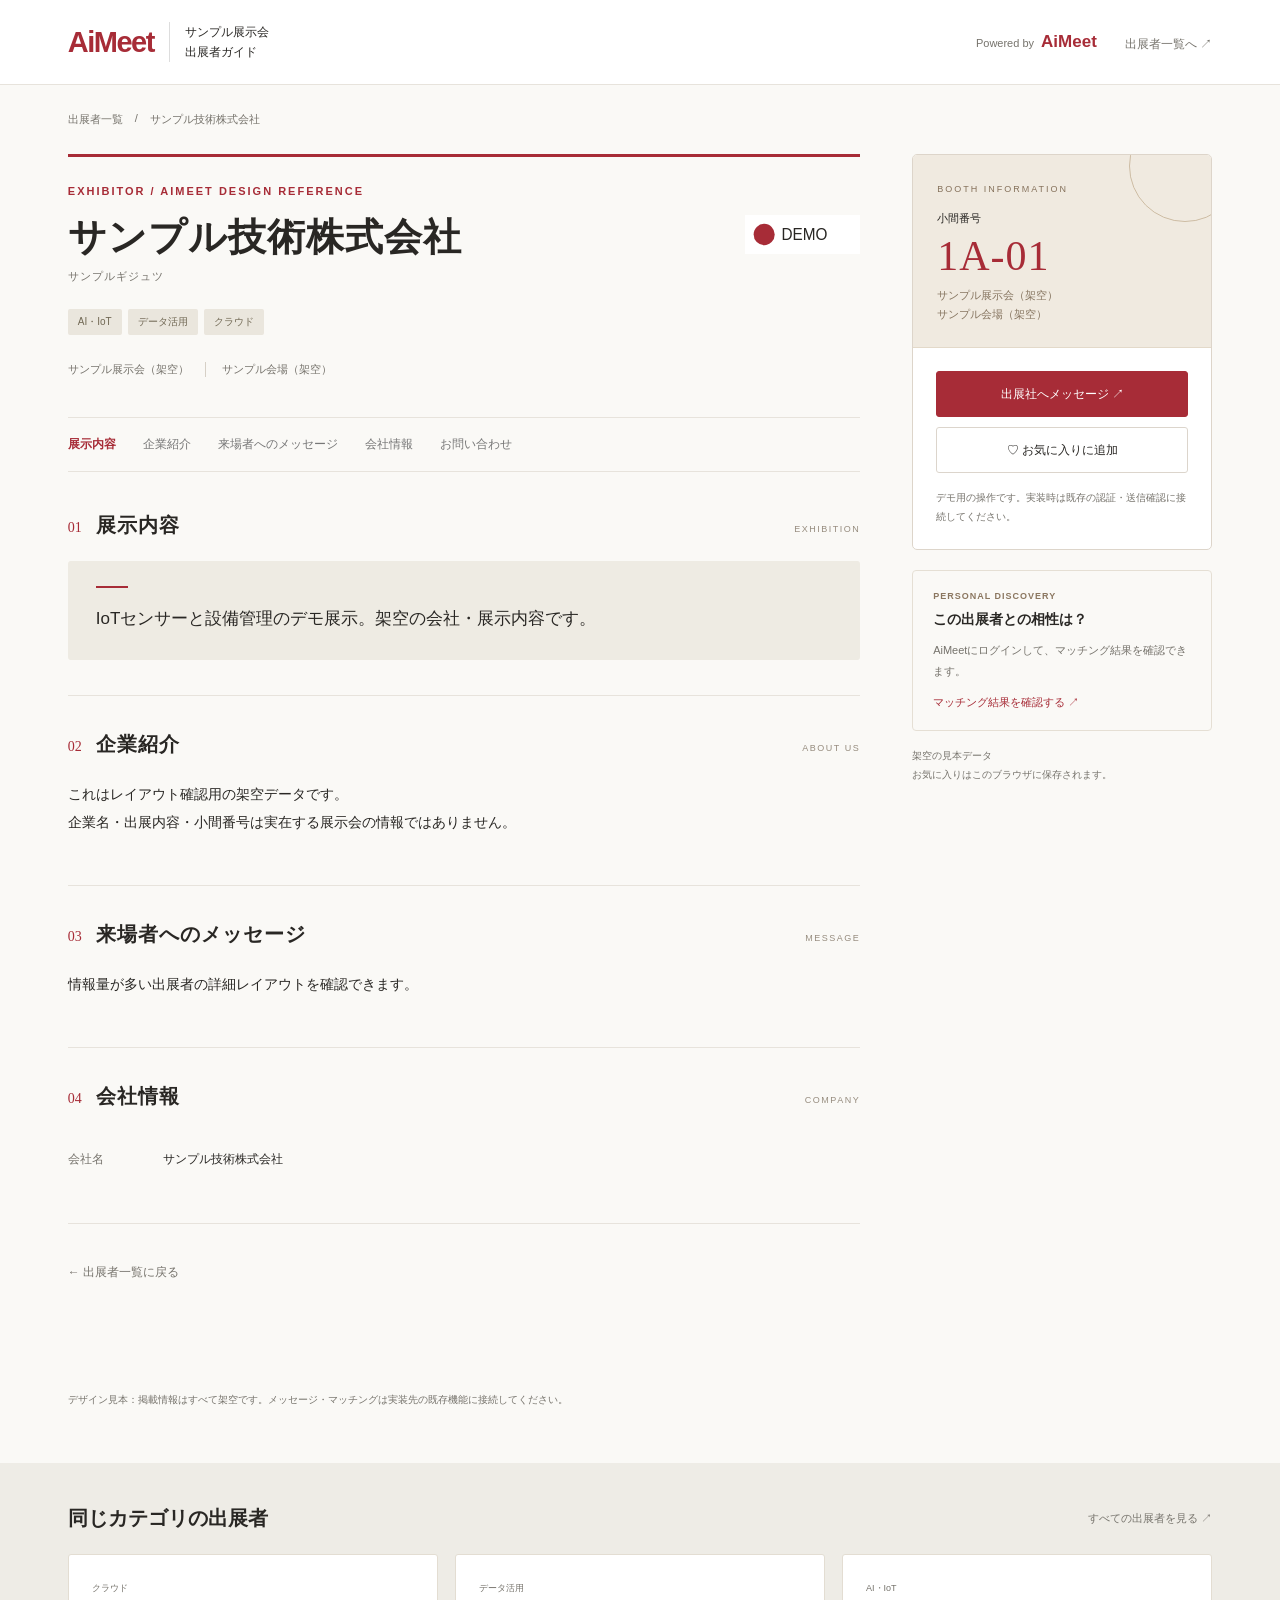
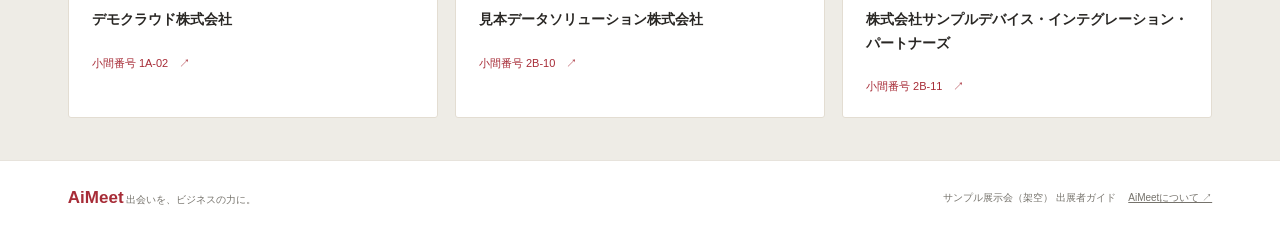
<file: skills/aimeet-ui-design/assets/reference/exhibitor.html>
<!doctype html><html lang="ja"><head><meta charset="utf-8"><meta name="viewport" content="width=device-width,initial-scale=1"><meta name="theme-color" content="#a72c37"><title>出展者詳細 | サンプル展示会（架空）</title><link rel="stylesheet" href="./guide.css"><style>
html{scroll-behavior:smooth;scroll-padding-top:90px}.crumb{padding:27px 0;color:var(--muted);font-size:11px;display:flex;gap:12px}.crumb a{text-decoration:none}.detail-layout{display:grid;grid-template-columns:minmax(0,1fr) 300px;gap:52px;align-items:start;margin-bottom:70px}.company-hero{padding:28px 0 40px;border-top:3px solid var(--red)}.intro-top{display:flex;justify-content:space-between;gap:22px;align-items:center}.company-hero h1{font-size:38px;line-height:1.5;letter-spacing:1px;margin:12px 0 3px;overflow-wrap:anywhere}.kana{font-size:11px;color:var(--muted);letter-spacing:1px}.hero-logo{width:115px;height:86px;object-fit:contain;flex-shrink:0}.hero-tags{margin-top:25px;display:flex;gap:6px;flex-wrap:wrap}.hero-tags span{background:#eae6dd;color:#716854;padding:6px 10px;font-size:10px;border-radius:2px}.lead{font-size:20px;line-height:1.9;font-weight:500;margin:25px 0 0;max-width:640px;overflow-wrap:anywhere}.mini-info{display:flex;align-items:center;gap:16px;color:var(--muted);font-size:11px;margin-top:27px}.mini-info span+span{border-left:1px solid #d6d0c6;padding-left:16px}.section-nav{display:flex;gap:27px;border-top:1px solid var(--line);border-bottom:1px solid var(--line);padding:18px 0;margin-bottom:40px;overflow:auto;white-space:nowrap}.section-nav a{font-size:12px;text-decoration:none;color:#777}.section-nav a:first-child{color:var(--red);font-weight:700}.editorial-section{padding-bottom:35px;margin-bottom:35px;border-bottom:1px solid var(--line);scroll-margin-top:30px}.section-title{display:flex;align-items:baseline;gap:14px;margin-bottom:22px}.section-title span{color:var(--red);font-family:Georgia,serif;font-size:14px}.section-title h2{margin:0;font-size:20px;letter-spacing:1px}.section-title small{font-size:9px;color:#968c7e;letter-spacing:1.5px;margin-left:auto}.editorial-section p{line-height:2;font-size:14px;white-space:pre-wrap;overflow-wrap:anywhere}.exhibit-copy{background:#eeebe3;padding:25px 28px;border-radius:3px;position:relative}.exhibit-copy:before{content:"";display:block;width:32px;border-top:2px solid var(--red);margin-bottom:15px}.exhibit-copy p{margin:0;font-size:17px;font-weight:500;line-height:1.9}.quiet-link{font-size:12px;color:var(--red);text-decoration:none}.company-table{width:100%;border-collapse:collapse}.company-table th,.company-table td{padding:17px 0;border-bottom:1px solid var(--line);text-align:left;vertical-align:top;font-size:12px;line-height:1.8}.company-table th{width:95px;color:var(--muted);font-weight:400}.company-table td{overflow-wrap:anywhere}.company-table tr:last-child>*{border:0}.company-table a{text-decoration:none}.sidebar-detail{position:sticky;top:25px}.visit-card{background:white;border:1px solid #ddd5ca;border-radius:5px;overflow:hidden}.visit-top{padding:24px;background:#f0eae0;border-bottom:1px solid #e3d9c9;position:relative;overflow:hidden}.visit-top:after{content:"";width:110px;height:110px;border:1px solid #cdbca3;border-radius:50%;position:absolute;right:-30px;top:-45px}.visit-top small{font-size:9px;letter-spacing:2px;color:#85715b}.visit-top .booth-label{font-size:11px;margin-top:16px}.booth-number{font-size:42px;letter-spacing:1px;color:var(--red);font-family:Georgia,serif;margin:6px 0}.visit-top p{font-size:11px;line-height:1.7;margin:0;color:#867560}.visit-actions{padding:23px}.action{border:1px solid #dcd5cc;border-radius:3px;background:#fff;text-decoration:none;display:block;text-align:center;width:100%;padding:13px;font-size:12px;color:var(--ink);margin-bottom:10px;line-height:1.5}.action.primary{background:var(--red);border-color:var(--red);color:white}.action.favorited{background:#f8efed;color:var(--red);border-color:#d9b1ab}.visit-actions small{display:block;font-size:10px;color:var(--muted);line-height:1.9;margin-top:15px}.match-card{margin-top:20px;border:1px solid #e5dfd4;border-radius:4px;padding:20px}.match-card .eyebrow{font-size:9px;letter-spacing:1px;color:#8b7760}.match-card h3{font-size:14px;margin:10px 0}.match-card p{font-size:11px;color:var(--muted);line-height:1.9}.match-card a{font-size:11px;color:var(--red);text-decoration:none}.note{font-size:10px;color:var(--muted);line-height:1.9;margin-top:15px}.related{background:#eeece6;padding:42px 5.3%;margin-top:20px}.related-inner{max-width:1288px;margin:auto}.related-top{display:flex;justify-content:space-between;align-items:center;margin-bottom:22px}.related-top h2{font-size:20px;margin:0}.related-top a{font-size:11px;color:var(--muted);text-decoration:none}.related-grid{display:grid;grid-template-columns:repeat(3,minmax(0,1fr));gap:17px}.related-card{padding:23px;background:#fff;border:1px solid #e3ddd2;border-radius:3px;text-decoration:none;transition:border-color .2s}.related-card:hover{border-color:var(--red)}.related-card small{font-size:9px;color:var(--muted)}.related-card h3{font-size:14px;margin:13px 0 22px;line-height:1.7}.related-card span{font-size:11px;color:var(--red)}.backlink{display:inline-block;font-size:12px;color:var(--muted);text-decoration:none;margin-top:5px}.mobile-action{display:none}.empty-detail{padding:70px 0;line-height:2}.footer{margin-bottom:0}@media(max-width:1000px){.detail-layout{grid-template-columns:minmax(0,1fr) 260px;gap:30px}.company-hero h1{font-size:30px}.lead{font-size:18px}.intro-top{gap:10px}.hero-logo{width:80px}}@media(max-width:720px){.detail-layout{display:flex;flex-direction:column;gap:0;margin-bottom:30px}.detail-main,.sidebar-detail{width:100%}.sidebar-detail{position:static;display:grid;grid-template-columns:1fr;gap:16px}.company-hero{padding:22px 0 26px}.company-hero h1{font-size:27px}.lead{font-size:17px;line-height:1.8;margin-top:20px}.company-hero .eyebrow{font-size:9px}.hero-tags{margin-top:20px}.mini-info{gap:10px;font-size:9px}.mini-info span+span{padding-left:10px}.section-nav{gap:22px;margin-bottom:28px;padding:15px 0}.section-nav a{font-size:11px}.section-title h2{font-size:18px}.section-title small{font-size:8px}.editorial-section{margin-bottom:27px;padding-bottom:27px}.exhibit-copy{padding:20px}.exhibit-copy p{font-size:15px}.visit-top{padding:22px}.booth-number{font-size:38px}.visit-top .booth-label{margin-top:12px}.visit-actions{padding:20px}.match-card{margin-top:0}.related{padding:30px 20px}.related-grid{grid-template-columns:1fr}.related-card{padding:19px}.related-card h3{margin:8px 0 13px}.related-top h2{font-size:17px}.mobile-action{position:fixed;bottom:0;left:0;right:0;display:flex;align-items:center;justify-content:space-between;padding:10px 20px calc(10px + env(safe-area-inset-bottom));background:#fffffff5;border-top:1px solid #e5dfd4;z-index:10;backdrop-filter:blur(10px);gap:12px}.mobile-action span{font-size:10px;white-space:nowrap}.mobile-action b{font-size:18px;display:block;color:var(--red);margin-top:2px}.mobile-action a{padding:11px 25px;background:var(--red);color:white;border-radius:3px;font-size:11px;text-decoration:none}.footer{padding-bottom:90px}.crumb{font-size:10px;padding:22px 0}.related-top a{font-size:10px}.company-table th{width:72px}.hero-logo{width:65px}.hero-tags span{font-size:9px}.note{margin-top:0}}
</style></head><body><header><a class="brand" href="./"><b>AiMeet</b><span>サンプル展示会<br>出展者ガイド</span></a><div class="header-right"><span class="powered">Powered by <b>AiMeet</b></span><a class="backlink" href="./">出展者一覧へ ↗</a></div></header><main class="wrap" id="page"><p class="empty-detail">出展者情報を読み込んでいます…</p></main><section class="wrap" id="integration" style="padding-top:24px;padding-bottom:24px"><p class="note">デザイン見本：掲載情報はすべて架空です。メッセージ・マッチングは実装先の既存機能に接続してください。</p></section><div id="related"></div><footer class="footer"><div><b>AiMeet</b> <span>出会いを、ビジネスの力に。</span></div><div>サンプル展示会（架空） 出展者ガイド<a href="https://aimeet.jp" target="_blank" rel="noopener">AiMeetについて ↗</a></div></footer><div id="mobile"></div>
<script>
const $=id=>document.getElementById(id),esc=s=>String(s??'').replace(/[&<>"']/g,c=>({'&':'&amp;','<':'&lt;','>':'&gt;','"':'&quot;',"'":'&#39;'}[c]));const safe=s=>{if(typeof s!=='string'||!s.trim())return '';try{const u=new URL(s,location.href);return /^https?:$/.test(u.protocol)?u.href:''}catch{return ''}};let saved=new Set();try{saved=new Set(JSON.parse(localStorage.getItem('aimeet-ui-reference-favorites')||'[]'))}catch{};let selected;
function setFavorite(){const on=saved.has(selected.id);document.querySelectorAll('[data-favorite]').forEach(b=>{b.textContent=on?'♥ お気に入り登録済み':'♡ お気に入りに追加';b.classList.toggle('favorited',on);b.setAttribute('aria-pressed',String(on))})}
fetch('./exhibitors.json').then(r=>{if(!r.ok)throw Error();return r.json()}).then(data=>{const slug=new URLSearchParams(location.search).get('slug')||'demo-01';const i=data.find(i=>i.slug===slug||i.id===slug);if(!i){$('page').innerHTML='<div class="empty-detail">出展者が見つかりませんでした。<br><a href="./">出展者一覧に戻る</a></div>';return}selected=i;document.title=i.companyName+' | サンプル展示会（架空） 出展者ガイド';const portal='#integration',message='#integration';const cs=i.categories?.length?i.categories:(i.category?[i.category]:[]);const web=safe(i.websiteUrl),logo=safe(i.logoUrl);let sectionNumber=0;const section=(id,title,en,body)=>`<section class="editorial-section" id="${id}"><div class="section-title"><span>${String(++sectionNumber).padStart(2,'0')}</span><h2>${title}</h2><small>${en}</small></div>${body}</section>`;const row=(a,b)=>b?`<tr><th scope="row">${a}</th><td>${b}</td></tr>`:'';const intro=i.exhibitionContent||i.visitorAppeal||'';const table=row('会社名',esc(i.companyName))+row('所在地',esc((i.postalCode?'〒'+i.postalCode+'\n':'')+[i.prefecture,i.city,i.addressLine].filter(Boolean).join('')))+row('電話番号',i.contactPhone?`<a href="tel:${esc(i.contactPhone.replace(/[^+\d-]/g,''))}">${esc(i.contactPhone)}</a>`:'')+row('Webサイト',web?`<a class="quiet-link" href="${esc(web)}" target="_blank" rel="noopener">${esc(new URL(web).hostname)} ↗</a>`:'')+row('共同出展',esc(i.parentCompanyName));
$('page').innerHTML=`<nav class="crumb" aria-label="パンくず"><a href="./">出展者一覧</a><span>/</span><span>${esc(i.companyName)}</span></nav><div class="detail-layout"><div class="detail-main"><section class="company-hero"><div class="intro-top"><div><div class="eyebrow">EXHIBITOR / AIMEET DESIGN REFERENCE</div><h1>${esc(i.companyName)}</h1><div class="kana">${esc(i.companyNameKana)}</div></div>${logo?`<img class="hero-logo" src="${esc(logo)}" alt="${esc(i.companyName)}のロゴ">`:''}</div><div class="hero-tags">${cs.map(c=>`<span>${esc(c)}</span>`).join('')}</div><div class="mini-info"><span>サンプル展示会（架空）</span><span>サンプル会場（架空）</span></div></section><nav class="section-nav" aria-label="ページ内ナビゲーション">${i.exhibitionContent?'<a href="#exhibition">展示内容</a>':''}${i.companyDescription?'<a href="#about">企業紹介</a>':''}${i.visitorAppeal?'<a href="#message">来場者へのメッセージ</a>':''}<a href="#company">会社情報</a><a href="#visit">お問い合わせ</a></nav>${i.exhibitionContent?section('exhibition','展示内容','EXHIBITION',`<div class="exhibit-copy"><p>${esc(i.exhibitionContent)}</p></div>`):''}${i.companyDescription?section('about','企業紹介','ABOUT US',`<p>${esc(i.companyDescription)}</p>`):''}${i.visitorAppeal?section('message','来場者へのメッセージ','MESSAGE',`<p>${esc(i.visitorAppeal)}</p>`):''}${section('company','会社情報','COMPANY',`<table class="company-table"><tbody>${table}</tbody></table>`)}<a class="backlink" href="./">← 出展者一覧に戻る</a></div><aside class="sidebar-detail"><div class="visit-card" id="visit"><div class="visit-top"><small>BOOTH INFORMATION</small><div class="booth-label">小間番号</div><div class="booth-number">${esc(i.boothNumber||'未登録')}</div><p>サンプル展示会（架空）<br>サンプル会場（架空）</p></div><div class="visit-actions"><a class="action primary" href="${esc(message)}">出展社へメッセージ ↗</a><button class="action" data-favorite></button>${web?`<a class="action" href="${esc(web)}" target="_blank" rel="noopener">公式サイトを見る ↗</a>`:''}<small>デモ用の操作です。実装時は既存の認証・送信確認に接続してください。</small></div></div><div class="match-card"><div class="eyebrow">PERSONAL DISCOVERY</div><h3>この出展者との相性は？</h3><p>AiMeetにログインして、マッチング結果を確認できます。</p><a href="#integration">マッチング結果を確認する ↗</a></div><p class="note">架空の見本データ<br>お気に入りはこのブラウザに保存されます。</p></aside></div>`;
const others=data.filter(j=>j.id!==i.id&&(j.categories||[j.category]).some(c=>cs.includes(c))).slice(0,3);$('related').innerHTML=others.length?`<section class="related"><div class="related-inner"><div class="related-top"><h2>同じカテゴリの出展者</h2><a href="./">すべての出展者を見る ↗</a></div><div class="related-grid">${others.map(j=>`<a class="related-card" href="./exhibitor.html?slug=${encodeURIComponent(j.slug||j.id)}"><small>${esc((j.categories||[j.category]).filter(c=>cs.includes(c)).join(' / '))}</small><h3>${esc(j.companyName)}</h3><span>小間番号 ${esc(j.boothNumber)}　↗</span></a>`).join('')}</div></div></section>`:'';$('mobile').innerHTML=`<div class="mobile-action"><span>小間番号<b>${esc(i.boothNumber||'未登録')}</b></span><a href="${esc(message)}">出展社へメッセージ ↗</a></div>`;setFavorite();document.querySelector('[data-favorite]').onclick=()=>{saved.has(i.id)?saved.delete(i.id):saved.add(i.id);try{localStorage.setItem('aimeet-ui-reference-favorites',JSON.stringify([...saved]))}catch{}setFavorite()};document.querySelectorAll('.hero-logo').forEach(img=>img.onerror=()=>img.remove());}).catch(()=>{$('page').innerHTML='<div class="empty-detail">情報を読み込めませんでした。<br><a href="./">出展者一覧に戻る</a></div>'});
</script></body></html>
</file>
<file: skills/aimeet-ui-design/assets/reference/guide.css>
:root{--red:#a72c37;--ink:#292724;--muted:#76736c;--line:#e7e3dc;--paper:#faf9f6}*{box-sizing:border-box}[hidden]{display:none!important}body{margin:0;background:var(--paper);color:var(--ink);font-family:"Noto Sans JP",-apple-system,BlinkMacSystemFont,"Segoe UI",sans-serif;font-size:14px}button,input,select{font:inherit}button,a,input,select{-webkit-tap-highlight-color:transparent}button{cursor:pointer}a{color:inherit}button:focus-visible,a:focus-visible,input:focus-visible,select:focus-visible{outline:3px solid #b26e20;outline-offset:3px}header{height:85px;border-bottom:1px solid var(--line);display:flex;align-items:center;justify-content:space-between;padding:0 5.3%;background:#fff}.brand{display:flex;align-items:center;gap:15px;text-decoration:none}.brand b{font-size:29px;letter-spacing:-1.5px;color:var(--red)}.brand span{font-size:12px;line-height:1.7;border-left:1px solid #ddd;padding-left:15px}.header-right{display:flex;align-items:center;gap:28px}.powered{font-size:11px;color:var(--muted)}.powered b{color:var(--red);font-size:17px;margin-left:4px}.save-tab{background:transparent;border:0;padding:12px 0;color:var(--ink)}.save-tab em{font-style:normal;background:#f3ecea;border-radius:20px;padding:3px 8px;margin-left:6px;color:var(--red)}.wrap{max-width:1440px;margin:auto;padding:0 5.3%}.hero{display:grid;grid-template-columns:1.4fr 1fr;align-items:center;gap:30px;padding:49px 0 38px}.eyebrow{font-size:11px;letter-spacing:2px;color:var(--red);font-weight:700}.hero h1{font-size:40px;font-weight:700;letter-spacing:1px;line-height:1.55;margin:12px 0}.hero p{line-height:1.9;color:var(--muted);margin:0;font-size:13px}.hero-art{height:190px;position:relative;overflow:hidden;background:#eee9df;border-radius:3px;display:flex;align-items:center;padding:26px}.hero-art:before{content:"";position:absolute;width:240px;height:240px;border:45px solid #ded4c3;border-radius:50%;right:-38px;top:-78px}.hero-art:after{content:"";position:absolute;width:190px;height:190px;border:1px solid #a72c37;border-radius:50%;right:26px;bottom:-110px}.art-title{position:relative;z-index:1;font-family:Georgia,serif;font-size:45px;line-height:.98;letter-spacing:-1px;color:#7e3339}.art-title small{display:block;font:10px sans-serif;letter-spacing:2px;margin-top:18px}.art-num{font-size:78px;font-family:Georgia,serif;position:absolute;right:24px;bottom:20px;color:#9d4548;letter-spacing:-4px}.search-box{display:flex;align-items:center;background:white;border:1px solid #d7d0c6;padding:7px 8px 7px 20px;border-radius:6px;gap:12px;box-shadow:0 5px 15px #29272404}.search-box svg{width:21px;flex-shrink:0;color:var(--muted)}.search-box input{border:0;outline:0;flex:1;min-width:0;padding:12px 0;background:transparent}.search-box button{background:var(--red);color:#fff;border:0;border-radius:3px;padding:13px 30px}.suggestions{display:flex;gap:9px;align-items:center;margin:14px 0 33px;color:var(--muted);font-size:11px;flex-wrap:wrap}.suggestions button{border:1px solid var(--line);background:none;border-radius:30px;padding:5px 12px;color:#69655e}.content{display:grid;grid-template-columns:218px 1fr;gap:35px;margin-bottom:64px}.sidebar{border-top:2px solid var(--ink);padding-top:20px}.sidehead{display:flex;justify-content:space-between;align-items:center}.sidehead h2{font-size:15px;margin:0}.reset{border:0;background:none;color:var(--muted);font-size:11px;text-decoration:underline}.sidebar label{display:block;margin:24px 0 11px;font-size:12px;font-weight:600}.sidebar select,.toolbar select{max-width:100%;border:1px solid var(--line);padding:10px;background:white;border-radius:3px;color:var(--ink)}.sidebar select{width:100%}.cat-list{display:flex;flex-direction:column;gap:4px;margin-top:10px}.cat-list button{border:0;background:none;padding:10px 9px;text-align:left;color:#68635c;font-size:12px;display:flex;justify-content:space-between;gap:8px;border-radius:3px}.cat-list button.active{background:#f1e5e4;color:var(--red);font-weight:600}.cat-list button:hover{background:#eeeae4}.cat-list small{opacity:.7}.side-note{border-top:1px solid var(--line);margin-top:25px;padding-top:20px;font-size:11px;line-height:1.9;color:var(--muted)}.toolbar{display:flex;align-items:center;justify-content:space-between;gap:12px;padding:0 0 18px;border-bottom:1px solid var(--line);margin-bottom:20px}.toolbar strong{font-size:25px;font-weight:600;margin-right:5px}.toolbar small{font-size:11px;color:var(--muted);margin-left:8px}.tools{display:flex;align-items:center;gap:10px}.view-toggle{display:flex;border:1px solid var(--line);border-radius:3px;background:white}.view-toggle button{background:none;border:0;padding:9px;color:#999}.view-toggle button.active{background:#eee9e3;color:var(--red)}.view-toggle svg{display:block;width:17px;height:17px}.grid{display:grid;grid-template-columns:repeat(3,minmax(0,1fr));gap:18px}.card{position:relative;background:white;border:1px solid var(--line);border-radius:5px;overflow:hidden;display:flex;flex-direction:column;transition:transform .2s,box-shadow .2s}.card:hover{transform:translateY(-3px);box-shadow:0 8px 20px #2927240b;border-color:#c9bdb0}.visual{height:112px;display:flex;align-items:center;justify-content:center;background:#f4f3ef;margin:12px 12px 0;border-radius:2px;overflow:hidden}.visual img{max-width:83%;max-height:78px;object-fit:contain}.monogram{font-family:Georgia,serif;font-size:48px;color:#b7ab96}.visual.no-logo{background:linear-gradient(130deg,#f0eee7,#f8f7f2)}.bookmark{position:absolute;right:19px;top:19px;width:29px;height:30px;border:1px solid #e9e3da;border-radius:50%;background:#fffffff2;display:grid;place-items:center;color:#9c9387;z-index:1}.bookmark.saved{color:var(--red);background:#fbefec;border-color:#e7babc}.bookmark svg{width:14px;height:16px}.card-main{padding:17px 17px 11px;flex:1}.tags{display:flex;gap:5px;flex-wrap:wrap;min-height:21px}.tag{font-size:9px;line-height:1.6;background:#f2efea;padding:3px 6px;color:#7d7061;border-radius:2px}.card h3{font-size:14px;line-height:1.7;margin:9px 0 7px;overflow-wrap:anywhere}.company-open{border:0;background:none;padding:0;text-align:left;color:var(--ink);font-weight:700;cursor:pointer;font-size:inherit;line-height:inherit}.company-open:after{content:"";position:absolute;inset:0}.bookmark{z-index:2}.card p{color:var(--muted);font-size:11px;line-height:1.8;display:-webkit-box;-webkit-line-clamp:2;-webkit-box-orient:vertical;overflow:hidden;margin:0;min-height:40px}.card-bottom{border-top:1px solid #f0eeea;margin:0 17px;padding:13px 0;display:flex;justify-content:space-between;align-items:center;font-size:10px;color:var(--muted)}.booth{font-weight:600;letter-spacing:.5px;color:var(--red);font-size:12px;margin-left:5px}.arrow{font-size:17px;color:var(--red)}.grid.list{grid-template-columns:1fr}.list .card{display:grid;grid-template-columns:110px 1fr 120px;align-items:center}.list .visual{height:90px;margin:10px}.list .card-main{padding:15px}.list .card-bottom{border:0;margin:0 16px}.list .bookmark{right:12px;top:8px}.list .card p{min-height:0}.empty{padding:65px 20px;text-align:center;grid-column:1/-1;background:white;border:1px dashed var(--line);color:var(--muted);line-height:2}.load-more{display:block;margin:28px auto 0;padding:13px 40px;border:1px solid #c9c1b6;background:transparent;border-radius:3px}.status{font-size:10px;color:var(--muted);text-align:center;margin:20px 0}.footer{padding:27px 5.3%;border-top:1px solid var(--line);background:#fff;display:flex;align-items:center;justify-content:space-between;font-size:10px;color:var(--muted)}.footer b{color:var(--red);font-size:17px}.footer a{margin-left:12px}dialog{border:0;border-radius:8px;padding:0;width:min(720px,92vw);max-height:86vh;box-shadow:0 15px 80px #0003;color:var(--ink)}dialog::backdrop{background:#2229;backdrop-filter:blur(3px)}.dialog-head{position:sticky;top:0;display:flex;justify-content:space-between;align-items:center;padding:15px 25px;background:white;border-bottom:1px solid var(--line);z-index:2}.dialog-head span{font-size:12px;color:var(--muted)}.dialog-head button{border:0;background:#f1efeb;border-radius:50%;width:32px;height:32px;font-size:20px}.dialog-body{padding:28px 32px}.dialog-body .visual{height:115px;margin:0 0 24px}.dialog-body h2{font-size:24px;line-height:1.6;margin:12px 0}.detail-booth{background:#f7edea;color:var(--red);display:inline-block;padding:7px 12px;border-radius:3px;margin:0 0 24px}.dialog-body section{margin:0 0 25px}.dialog-body h3{font-size:13px;border-left:3px solid var(--red);padding-left:10px}.dialog-body p{font-size:13px;line-height:1.9;white-space:pre-wrap;overflow-wrap:anywhere}.detail-actions{display:flex;flex-wrap:wrap;gap:9px}.detail-actions a,.detail-actions button{border:1px solid var(--line);background:white;border-radius:3px;padding:12px 16px;text-decoration:none;font-size:12px}.detail-actions .primary{background:var(--red);color:#fff;border-color:var(--red)}.refresh{border:0;background:none;color:var(--red);text-decoration:underline;font-size:10px}.active-filter{font-size:11px;color:var(--red);margin-bottom:14px}button:disabled{opacity:.5;cursor:wait}@media(min-width:1600px){.hero{padding-top:65px;padding-bottom:45px}}@media(max-width:1100px){.content{grid-template-columns:190px 1fr;gap:22px}.grid{grid-template-columns:repeat(2,minmax(0,1fr))}.hero h1{font-size:34px}.art-num{font-size:64px}.art-title{font-size:37px}}@media(max-width:720px){header{height:70px;padding:0 20px}.brand b{font-size:23px}.brand span{font-size:10px;padding-left:10px}.header-right{gap:0}.powered{display:none}.save-tab{font-size:11px}.wrap{padding:0 20px}.hero{padding:30px 0 26px;display:block}.hero h1{font-size:30px;margin:10px 0}.hero-art{display:none}.hero p{font-size:12px}.search-box{padding-left:12px}.search-box input{font-size:12px}.search-box button{padding:12px 17px}.content{display:block}.sidebar{border-top:0;padding:0;display:flex;flex-wrap:wrap;gap:8px;margin-bottom:20px}.sidehead{width:100%;margin-bottom:4px}.sidebar label{display:none}.sidebar select{width:calc(50% - 4px);font-size:11px}.cat-list,.side-note{display:none}.suggestions{margin-bottom:24px}.toolbar{gap:6px}.toolbar strong{font-size:21px}.toolbar small{display:none}.tools{gap:6px}.toolbar select{font-size:11px;padding:9px 5px}.grid{gap:11px}.visual{height:90px;margin:8px 8px 0}.card-main{padding:12px}.card h3{font-size:12px}.tag{font-size:8px}.card p{font-size:10px}.card-bottom{margin:0 12px;padding:10px 0;font-size:8px}.booth{font-size:10px}.bookmark{right:12px;top:12px}.footer{padding:20px;gap:16px;line-height:1.7}.list .card{grid-template-columns:80px 1fr}.list .card-bottom{grid-column:2;margin:0;padding:0 12px 13px}.list .visual{height:70px}.dialog-body{padding:22px}.eyebrow{font-size:9px}.view-toggle button{padding:8px}}@media(prefers-reduced-motion:reduce){*{transition:none!important}}
</file>
